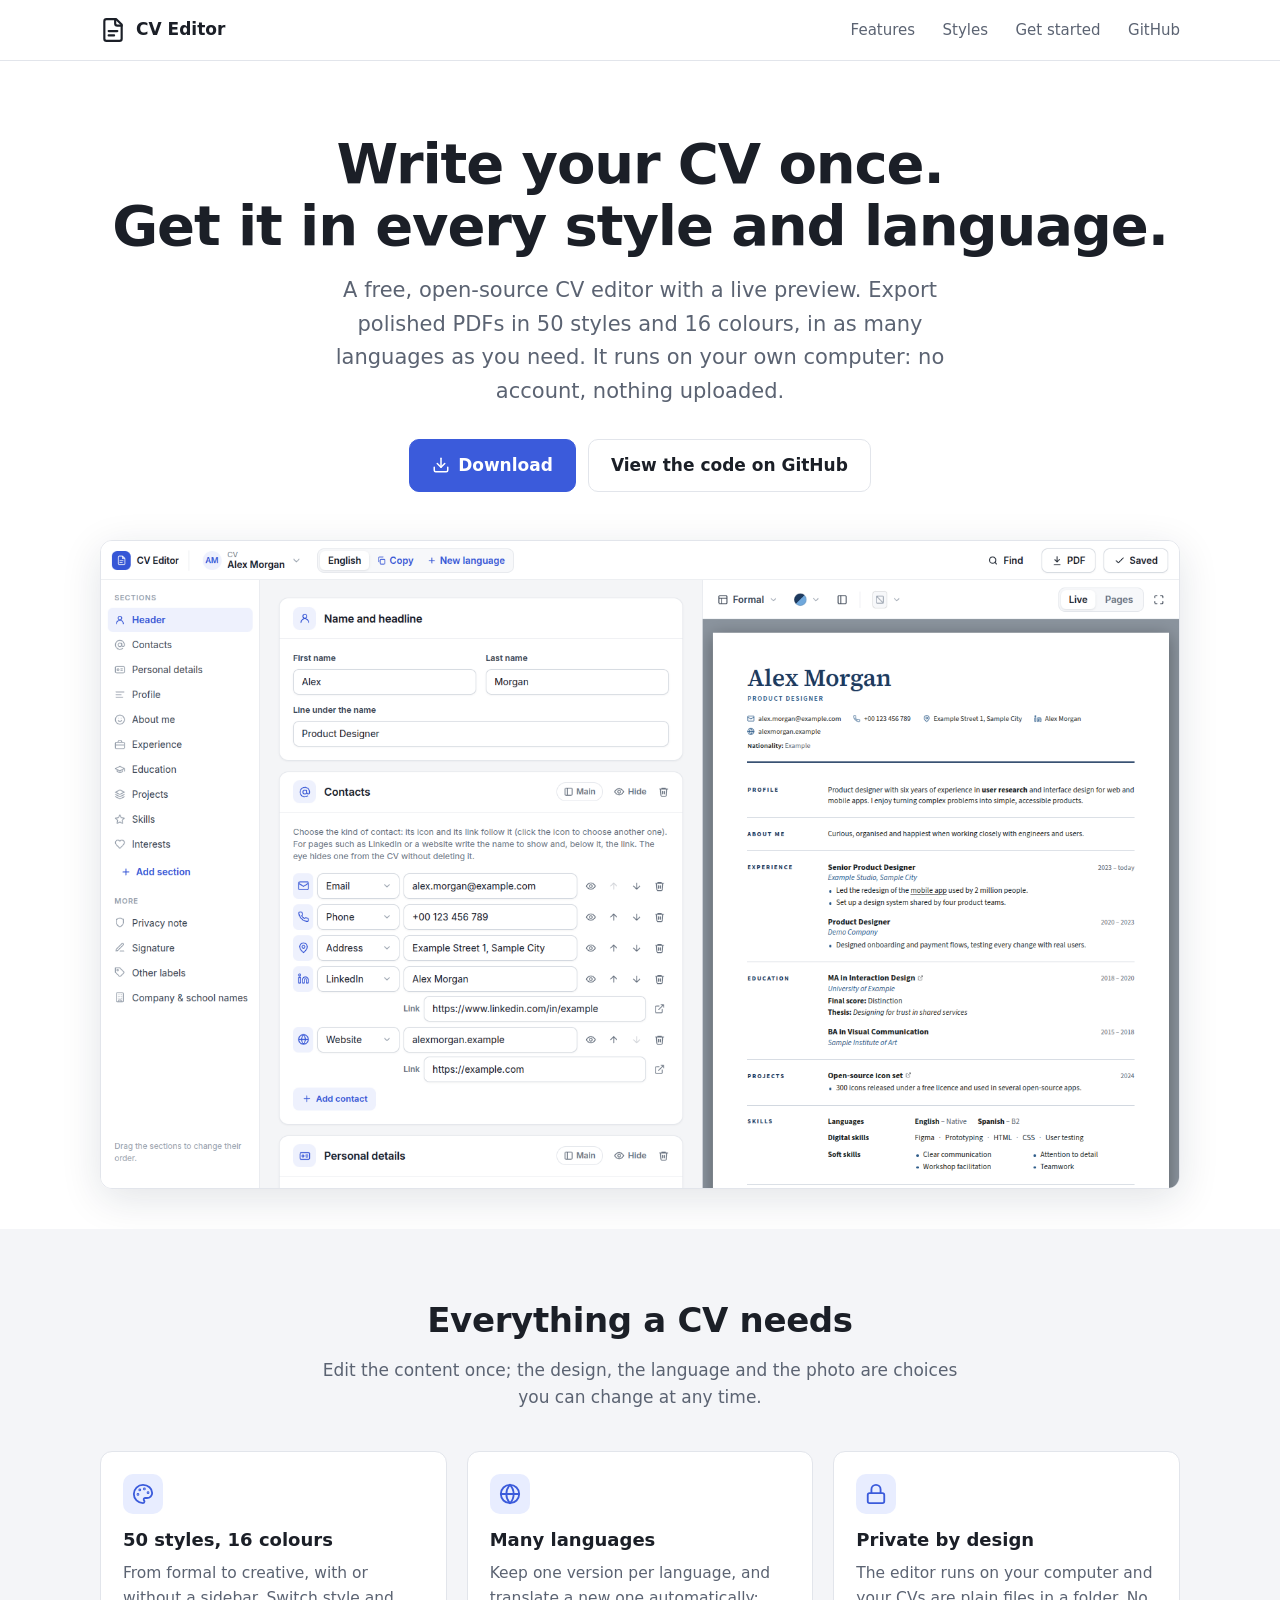
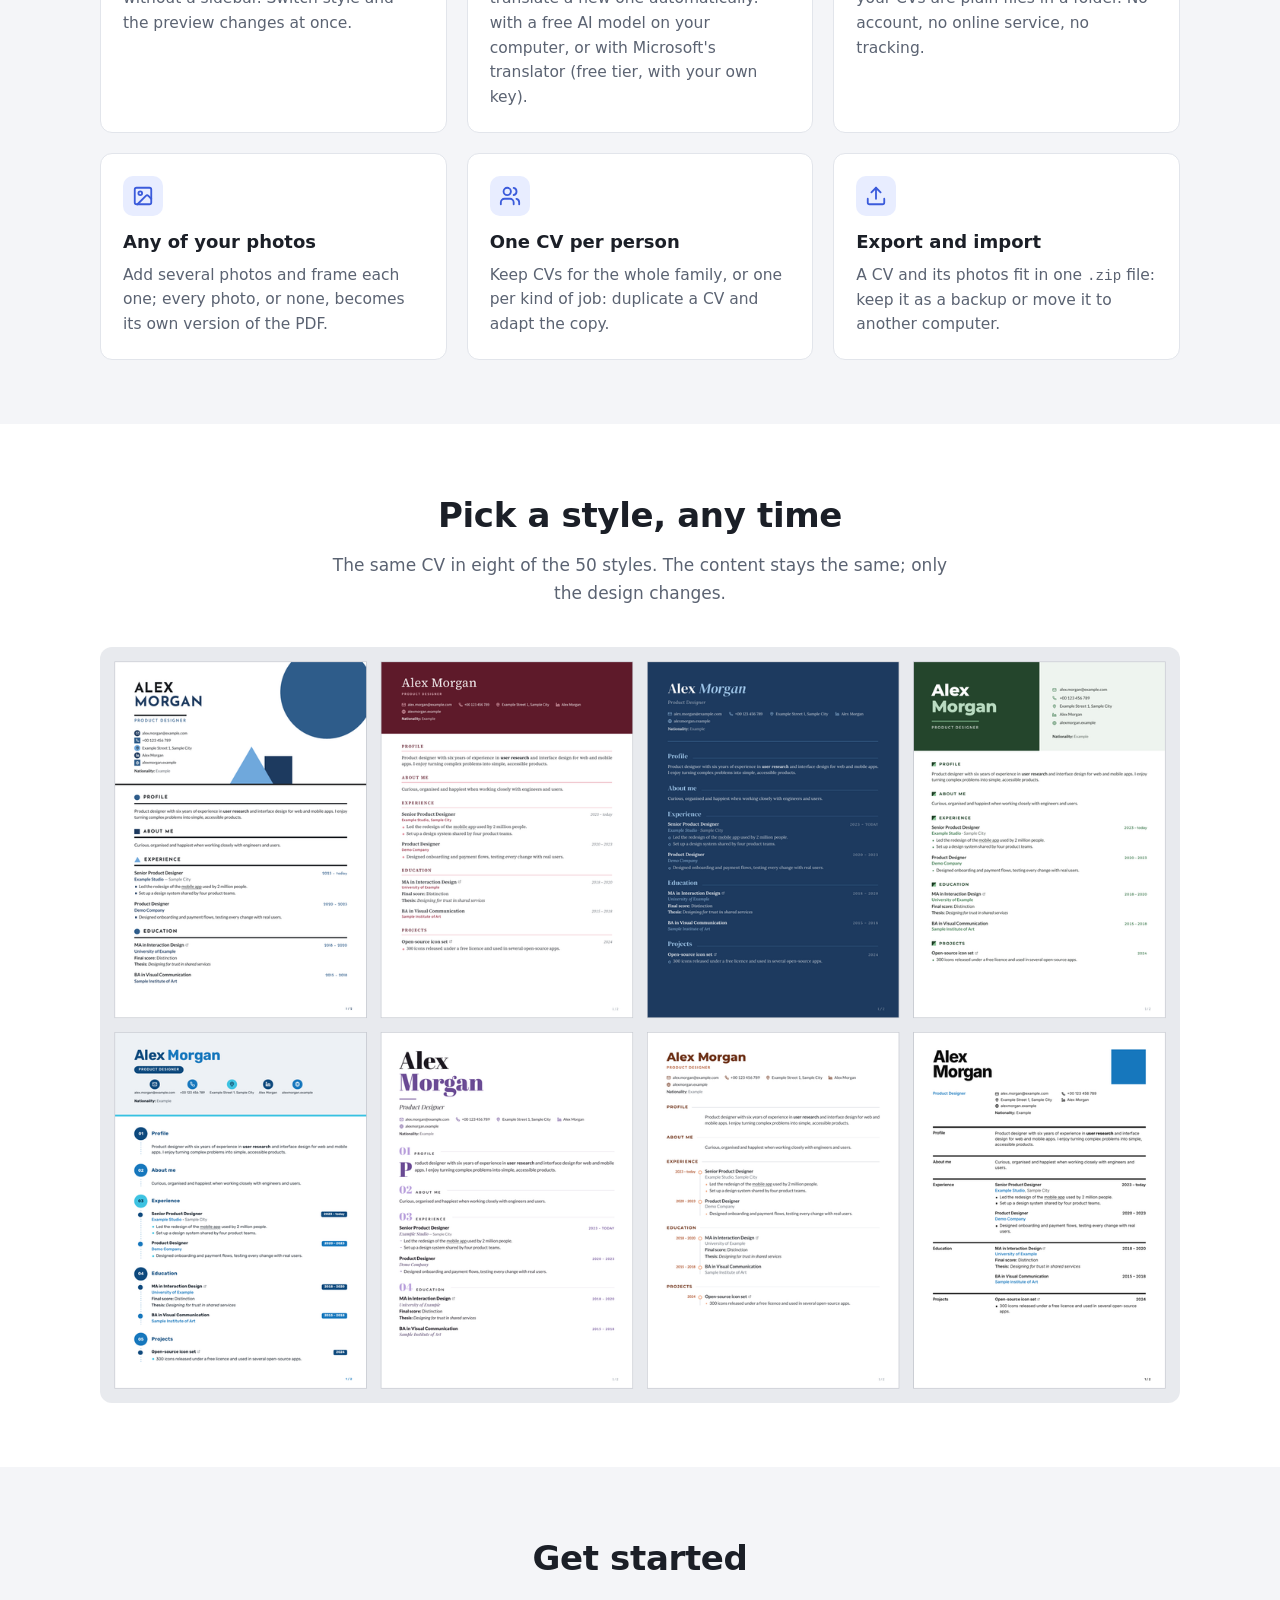
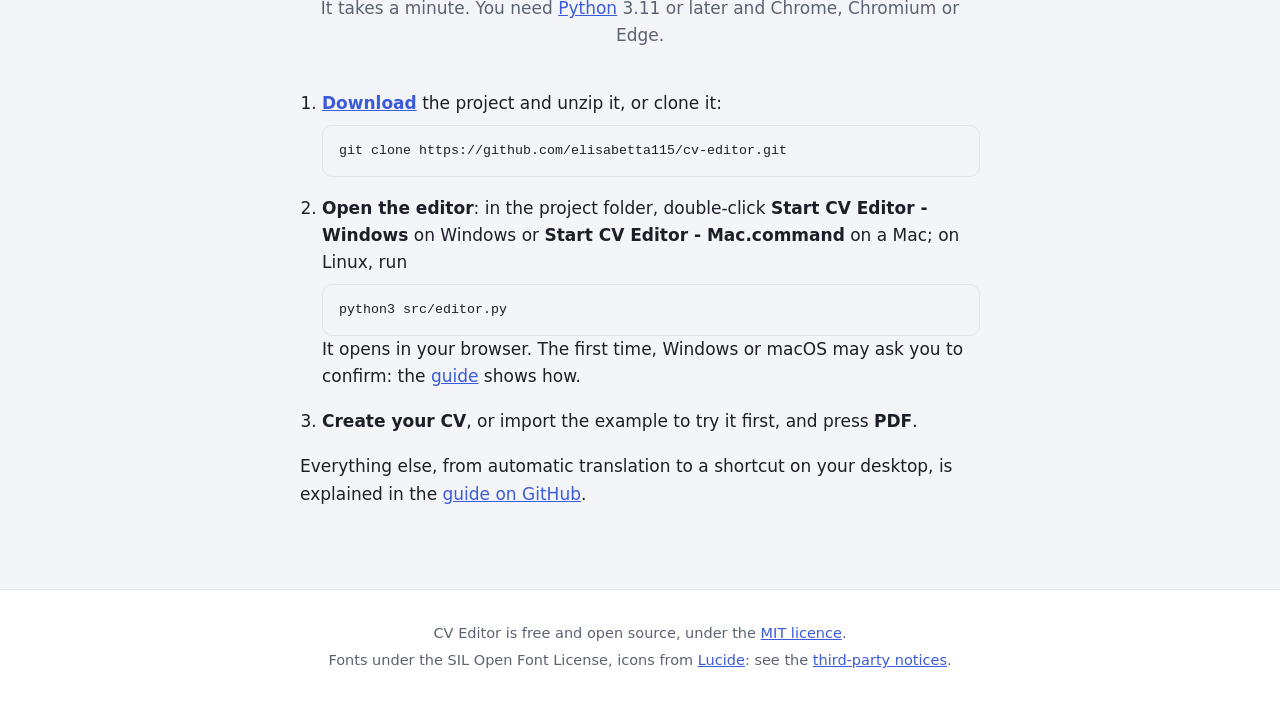
<file: docs/index.html>
<!doctype html>
<html lang="en">
<head>
<meta charset="utf-8">
<meta name="viewport" content="width=device-width, initial-scale=1">
<title>CV Editor</title>
<meta name="description" content="Write your CV once and export it as PDF in several languages and 50 styles. Free, open source, and your data never leaves your computer.">
<style>
  :root {
    --bg: #ffffff; --bg-soft: #f4f5f8; --text: #1b1f27; --muted: #5b6372; --line: #e2e5eb;
    --accent: #3b5bdb; --accent-text: #ffffff; --accent-soft: #e8edff; --shadow: 0 10px 40px rgba(20, 30, 60, .12);
  }
  @media (prefers-color-scheme: dark) {
    :root {
      --bg: #12151b; --bg-soft: #1a1e26; --text: #e8eaef; --muted: #a2a9b6; --line: #2b313c;
      --accent: #7d95ff; --accent-text: #0e1220; --accent-soft: #232b45; --shadow: 0 10px 40px rgba(0, 0, 0, .45);
    }
  }
  * { box-sizing: border-box; }
  html { -webkit-text-size-adjust: 100%; }
  body {
    margin: 0; background: var(--bg); color: var(--text);
    font: 17px/1.6 system-ui, -apple-system, "Segoe UI", Roboto, "Helvetica Neue", Arial, sans-serif;
  }
  a { color: var(--accent); }
  .wrap { max-width: 1120px; margin: 0 auto; padding: 0 20px; }
  header.top { border-bottom: 1px solid var(--line); }
  header.top .wrap { display: flex; align-items: center; justify-content: space-between; height: 60px; }
  .brand { font-weight: 700; color: var(--text); text-decoration: none; display: flex; gap: 10px; align-items: center; }
  .brand svg { width: 26px; height: 26px; }
  nav a { color: var(--muted); text-decoration: none; margin-left: 22px; font-size: 15px; }
  nav a:hover { color: var(--text); }
  .hero { text-align: center; padding-top: 72px; padding-bottom: 40px; }
  h1 { font-size: clamp(34px, 6vw, 56px); line-height: 1.1; margin: 0 0 18px; letter-spacing: -.02em; }
  .lead { font-size: clamp(17px, 2.2vw, 21px); color: var(--muted); max-width: 680px; margin: 0 auto 30px; }
  .buttons { display: flex; gap: 12px; justify-content: center; flex-wrap: wrap; }
  .btn {
    display: inline-flex; align-items: center; gap: 8px; padding: 12px 22px; border-radius: 10px;
    font-weight: 600; text-decoration: none; border: 1px solid var(--line); color: var(--text); background: var(--bg);
  }
  .btn.primary { background: var(--accent); color: var(--accent-text); border-color: var(--accent); }
  .btn svg { width: 18px; height: 18px; }
  .shot { margin: 48px auto 0; }
  .shot img { display: block; width: 100%; height: auto; border-radius: 12px; border: 1px solid var(--line); box-shadow: var(--shadow); }
  section { padding: 64px 0; }
  section.soft { background: var(--bg-soft); }
  h2 { font-size: clamp(26px, 4vw, 34px); margin: 0 0 10px; letter-spacing: -.01em; text-align: center; }
  .sub { color: var(--muted); text-align: center; max-width: 640px; margin: 0 auto 40px; }
  .grid { display: grid; grid-template-columns: repeat(3, 1fr); gap: 20px; }
  .card { background: var(--bg); border: 1px solid var(--line); border-radius: 12px; padding: 22px; }
  section.soft .card { background: var(--bg); }
  .card h3 { margin: 12px 0 6px; font-size: 18px; }
  .card p { margin: 0; color: var(--muted); font-size: 15.5px; }
  .icon { width: 40px; height: 40px; border-radius: 10px; background: var(--accent-soft); color: var(--accent); display: grid; place-items: center; }
  .icon svg { width: 22px; height: 22px; }
  .gallery img { display: block; width: 100%; height: auto; border-radius: 12px; }
  .steps { max-width: 720px; margin: 0 auto; }
  .steps ol { padding-left: 22px; }
  .steps li { margin: 0 0 18px; }
  pre {
    background: var(--bg-soft); border: 1px solid var(--line); border-radius: 10px; padding: 14px 16px;
    overflow-x: auto; font: 14.5px/1.5 ui-monospace, SFMono-Regular, Menlo, Consolas, monospace; margin: 8px 0 0;
  }
  code { font-family: ui-monospace, SFMono-Regular, Menlo, Consolas, monospace; font-size: .92em; }
  footer { border-top: 1px solid var(--line); padding: 28px 0 40px; color: var(--muted); font-size: 14.5px; text-align: center; }
  footer p { margin: 4px 0; }
  @media (max-width: 860px) { .grid { grid-template-columns: 1fr 1fr; } }
  @media (max-width: 560px) {
    .grid { grid-template-columns: 1fr; }
    nav a:not(:last-child) { display: none; }
    .hero { padding-top: 48px; }
    section { padding: 48px 0; }
  }
</style>
</head>
<body>
<header class="top">
  <div class="wrap">
    <a class="brand" href="./">
      <svg viewBox="0 0 24 24" fill="none" stroke="currentColor" stroke-width="2" stroke-linecap="round" stroke-linejoin="round" aria-hidden="true"><path d="M15 2H6a2 2 0 0 0-2 2v16a2 2 0 0 0 2 2h12a2 2 0 0 0 2-2V7Z"/><path d="M14 2v4a2 2 0 0 0 2 2h4"/><path d="M8 13h8M8 17h5"/></svg>
      CV Editor
    </a>
    <nav>
      <a href="#features">Features</a>
      <a href="#styles">Styles</a>
      <a href="#start">Get started</a>
      <a href="https://github.com/elisabetta115/cv-editor">GitHub</a>
    </nav>
  </div>
</header>

<main>
  <div class="hero wrap">
    <h1>Write your CV once.<br>Get it in every style and language.</h1>
    <p class="lead">A free, open-source CV editor with a live preview. Export polished PDFs in 50 styles and
      16 colours, in as many languages as you need. It runs on your own computer: no account, nothing uploaded.</p>
    <div class="buttons">
      <a class="btn primary" href="https://github.com/elisabetta115/cv-editor/archive/refs/heads/main.zip">
        <svg viewBox="0 0 24 24" fill="none" stroke="currentColor" stroke-width="2" stroke-linecap="round" stroke-linejoin="round" aria-hidden="true"><path d="M21 15v4a2 2 0 0 1-2 2H5a2 2 0 0 1-2-2v-4"/><path d="m7 10 5 5 5-5"/><path d="M12 15V3"/></svg>
        Download
      </a>
      <a class="btn" href="https://github.com/elisabetta115/cv-editor">View the code on GitHub</a>
    </div>
    <div class="shot">
      <img src="images/editor.png" width="1600" height="960"
           alt="The CV Editor: the list of sections on the left, the section being edited in the middle and the live preview of the CV on the right">
    </div>
  </div>

  <section id="features" class="soft">
    <div class="wrap">
      <h2>Everything a CV needs</h2>
      <p class="sub">Edit the content once; the design, the language and the photo are choices you can change at any time.</p>
      <div class="grid">
        <div class="card">
          <div class="icon"><svg viewBox="0 0 24 24" fill="none" stroke="currentColor" stroke-width="2" stroke-linecap="round" stroke-linejoin="round" aria-hidden="true"><circle cx="13.5" cy="6.5" r=".5"/><circle cx="17.5" cy="10.5" r=".5"/><circle cx="8.5" cy="7.5" r=".5"/><circle cx="6.5" cy="12.5" r=".5"/><path d="M12 2C6.5 2 2 6.5 2 12s4.5 10 10 10c.9 0 1.6-.7 1.6-1.7 0-.4-.2-.8-.4-1.1-.3-.3-.4-.7-.4-1.1a1.6 1.6 0 0 1 1.6-1.7h2c3 0 5.6-2.5 5.6-5.6C22 6 17.5 2 12 2Z"/></svg></div>
          <h3>50 styles, 16 colours</h3>
          <p>From formal to creative, with or without a sidebar. Switch style and the preview changes at once.</p>
        </div>
        <div class="card">
          <div class="icon"><svg viewBox="0 0 24 24" fill="none" stroke="currentColor" stroke-width="2" stroke-linecap="round" stroke-linejoin="round" aria-hidden="true"><circle cx="12" cy="12" r="10"/><path d="M12 2a14.5 14.5 0 0 0 0 20 14.5 14.5 0 0 0 0-20"/><path d="M2 12h20"/></svg></div>
          <h3>Many languages</h3>
          <p>Keep one version per language, and translate a new one automatically: with a free AI model on your computer, or with Microsoft's translator (free tier, with your own key).</p>
        </div>
        <div class="card">
          <div class="icon"><svg viewBox="0 0 24 24" fill="none" stroke="currentColor" stroke-width="2" stroke-linecap="round" stroke-linejoin="round" aria-hidden="true"><rect width="18" height="11" x="3" y="11" rx="2"/><path d="M7 11V7a5 5 0 0 1 10 0v4"/></svg></div>
          <h3>Private by design</h3>
          <p>The editor runs on your computer and your CVs are plain files in a folder. No account, no online service, no tracking.</p>
        </div>
        <div class="card">
          <div class="icon"><svg viewBox="0 0 24 24" fill="none" stroke="currentColor" stroke-width="2" stroke-linecap="round" stroke-linejoin="round" aria-hidden="true"><rect width="18" height="18" x="3" y="3" rx="2"/><circle cx="9" cy="9" r="2"/><path d="m21 15-3.1-3.1a2 2 0 0 0-2.8 0L6 21"/></svg></div>
          <h3>Any of your photos</h3>
          <p>Add several photos and frame each one; every photo, or none, becomes its own version of the PDF.</p>
        </div>
        <div class="card">
          <div class="icon"><svg viewBox="0 0 24 24" fill="none" stroke="currentColor" stroke-width="2" stroke-linecap="round" stroke-linejoin="round" aria-hidden="true"><path d="M16 21v-2a4 4 0 0 0-4-4H6a4 4 0 0 0-4 4v2"/><circle cx="9" cy="7" r="4"/><path d="M22 21v-2a4 4 0 0 0-3-3.9M16 3.1a4 4 0 0 1 0 7.8"/></svg></div>
          <h3>One CV per person</h3>
          <p>Keep CVs for the whole family, or one per kind of job: duplicate a CV and adapt the copy.</p>
        </div>
        <div class="card">
          <div class="icon"><svg viewBox="0 0 24 24" fill="none" stroke="currentColor" stroke-width="2" stroke-linecap="round" stroke-linejoin="round" aria-hidden="true"><path d="M21 15v4a2 2 0 0 1-2 2H5a2 2 0 0 1-2-2v-4"/><path d="m17 8-5-5-5 5"/><path d="M12 3v12"/></svg></div>
          <h3>Export and import</h3>
          <p>A CV and its photos fit in one <code>.zip</code> file: keep it as a backup or move it to another computer.</p>
        </div>
      </div>
    </div>
  </section>

  <section id="styles">
    <div class="wrap">
      <h2>Pick a style, any time</h2>
      <p class="sub">The same CV in eight of the 50 styles. The content stays the same; only the design changes.</p>
      <div class="gallery">
        <img src="images/styles.png" width="1420" height="994" loading="lazy"
             alt="The example CV of Alex Morgan in the Bauhaus, Elegant, Midnight, Split, Infographic, Magazine, Timeline and Swiss styles">
      </div>
    </div>
  </section>

  <section id="start" class="soft">
    <div class="wrap steps">
      <h2>Get started</h2>
      <p class="sub">It takes a minute. You need <a href="https://www.python.org/downloads/">Python</a> 3.11 or later
        and Chrome, Chromium or Edge.</p>
      <ol>
        <li><a href="https://github.com/elisabetta115/cv-editor/archive/refs/heads/main.zip"><strong>Download</strong></a>
          the project and unzip it, or clone it:
          <pre><code>git clone https://github.com/elisabetta115/cv-editor.git</code></pre></li>
        <li><strong>Open the editor</strong>: in the project folder, double-click <strong>Start CV Editor - Windows</strong>
          on Windows or <strong>Start CV Editor - Mac.command</strong> on a Mac; on Linux, run
          <pre><code>python3 src/editor.py</code></pre>
          It opens in your browser. The first time, Windows or macOS may ask you to confirm: the
          <a href="https://github.com/elisabetta115/cv-editor#quick-start">guide</a> shows how.</li>
        <li><strong>Create your CV</strong>, or import the example to try it first, and press <strong>PDF</strong>.</li>
      </ol>
      <p>Everything else, from automatic translation to a shortcut on your desktop, is explained in the
        <a href="https://github.com/elisabetta115/cv-editor#readme">guide on GitHub</a>.</p>
    </div>
  </section>
</main>

<footer>
  <div class="wrap">
    <p>CV Editor is free and open source, under the <a href="https://github.com/elisabetta115/cv-editor/blob/main/LICENSE">MIT licence</a>.</p>
    <p>Fonts under the SIL Open Font License, icons from <a href="https://lucide.dev">Lucide</a>:
      see the <a href="https://github.com/elisabetta115/cv-editor/blob/main/THIRD-PARTY-NOTICES.md">third-party notices</a>.</p>
  </div>
</footer>
</body>
</html>
</file>
